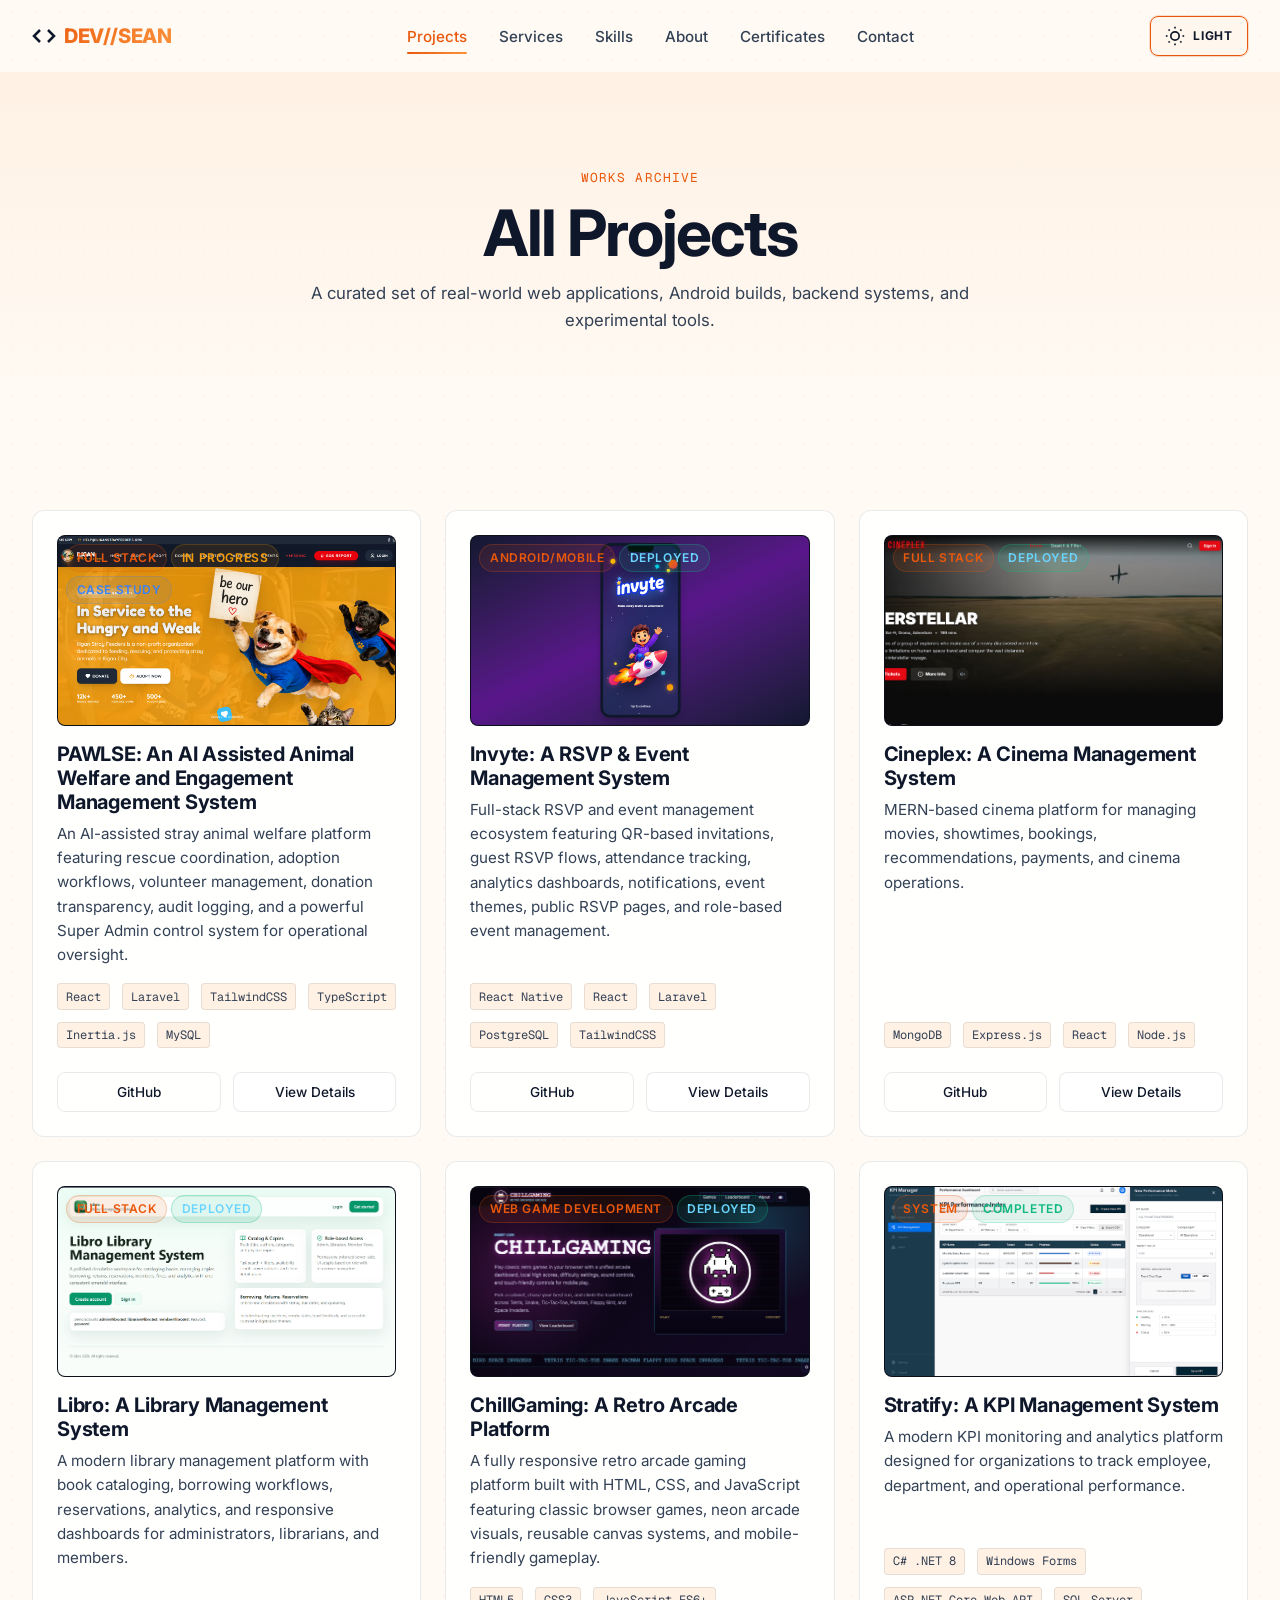
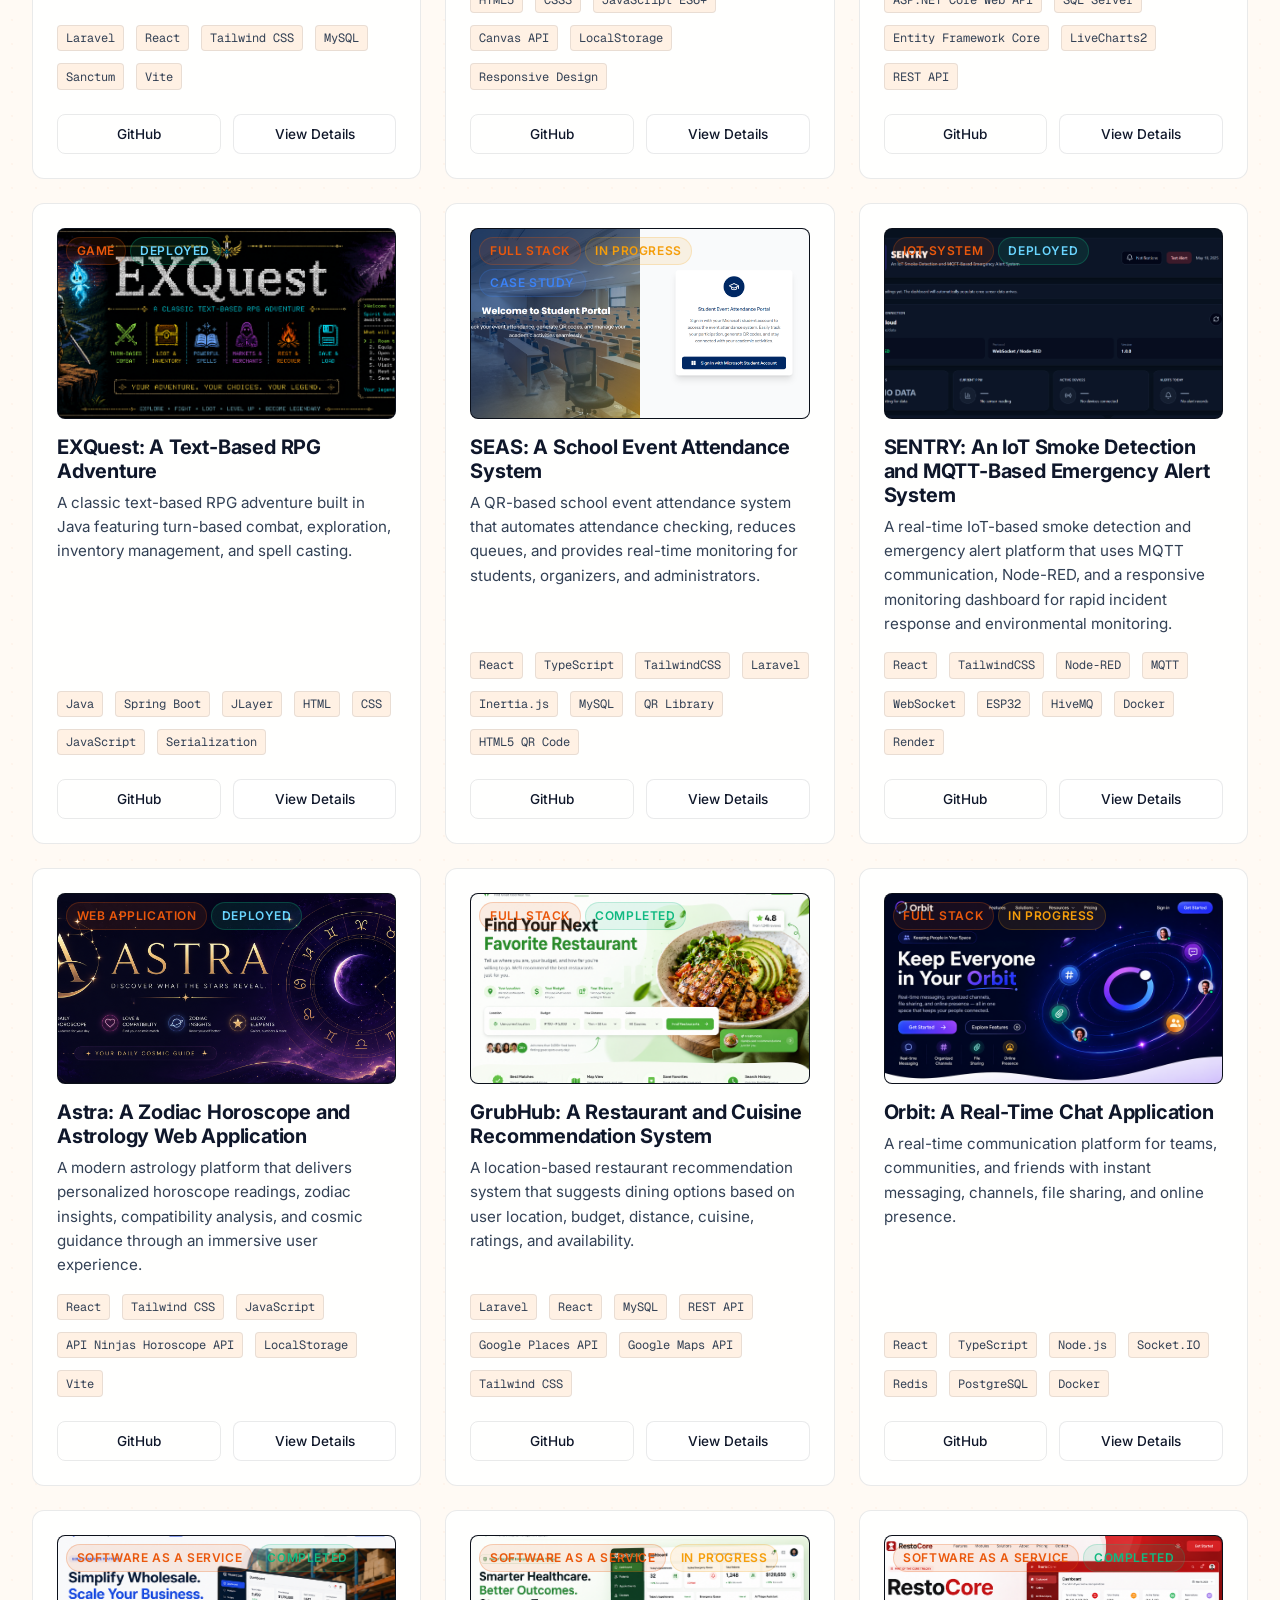
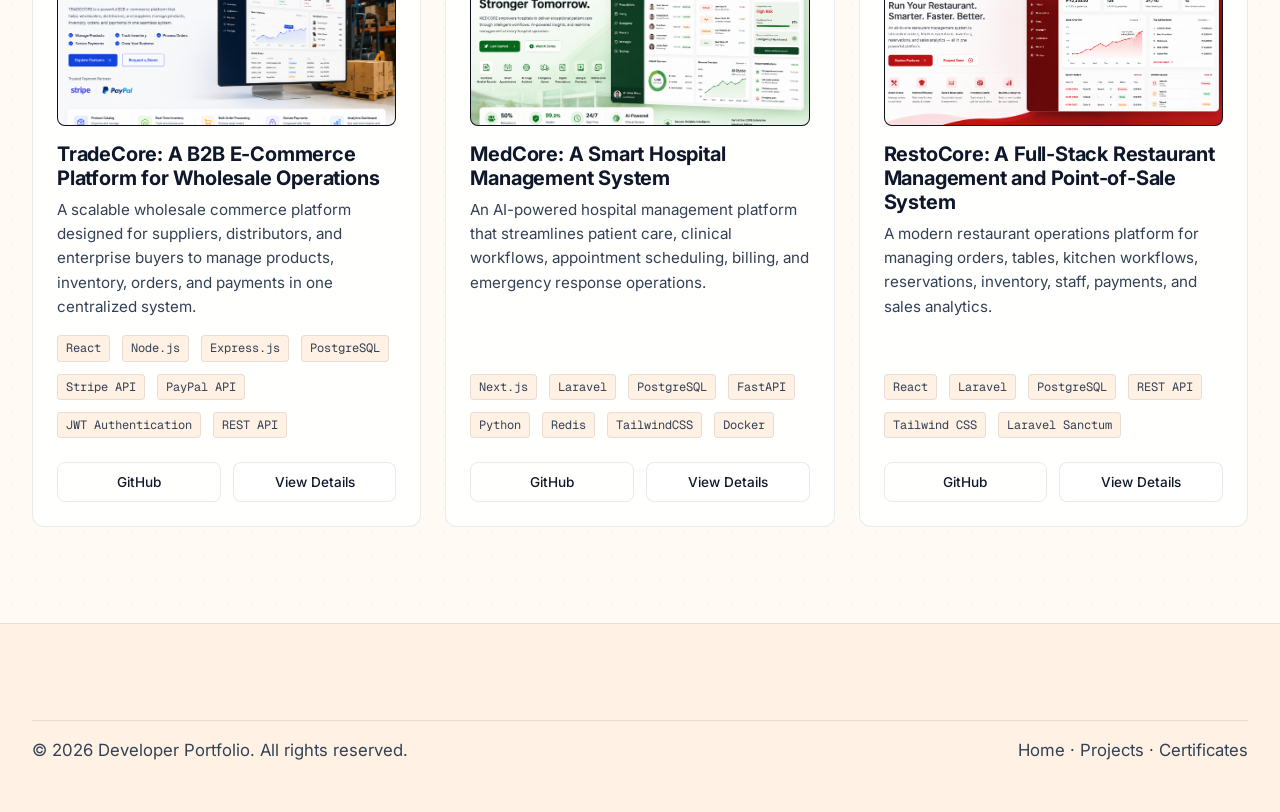
<file: projects.html>
<!DOCTYPE html>
<html lang="en" data-theme="dark">
<head>
  <meta charset="UTF-8">
  <meta name="viewport" content="width=device-width, initial-scale=1.0">
  <title>Projects Archive | Developer Portfolio</title>
  <meta name="description" content="All portfolio projects across web, mobile, backend, and experimental software systems.">

  <meta property="og:title" content="Projects Archive | Developer Portfolio">
  <meta property="og:description" content="Browse my projects.">
  <meta property="og:image" content="assets/images/profile/profile_two.png">
  <meta property="og:url" content="https://portfolio-nine-ochre-30.vercel.app/projects.html/">
  <meta property="og:type" content="website">

  <link rel="preconnect" href="https://fonts.googleapis.com">
  <link rel="preconnect" href="https://fonts.gstatic.com" crossorigin>
  <link rel="icon" href="assets/icons/favicon.ico" type="image/x-icon">
  <link href="https://fonts.googleapis.com/css2?family=Geist+Mono:wght@100..900&family=Geist:wght@100..900&family=Inter:wght@100..900&display=swap" rel="stylesheet">
  <link rel="stylesheet" href="css/reset.css">
  <link rel="stylesheet" href="css/variables.css">
  <link rel="stylesheet" href="css/base.css">
  <link rel="stylesheet" href="css/layout.css">
  <link rel="stylesheet" href="css/components.css">
  <link rel="stylesheet" href="css/sections.css">
  <link rel="stylesheet" href="css/animations.css">
  <link rel="stylesheet" href="css/responsive.css">
</head>
<body>
  <header id="siteHeader" class="scrolled">
    <div class="container nav-wrapper">
      <a href="index.html#home" class="logo" aria-label="Developer Portfolio Home">
        <svg width="24" height="24" viewBox="0 0 24 24" fill="none" stroke="currentColor" stroke-width="2.5" aria-hidden="true"><polyline points="16 18 22 12 16 6"></polyline><polyline points="8 6 2 12 8 18"></polyline></svg>
        <span>DEV//SEAN</span>
      </a>
      <nav class="nav-menu" aria-label="Main Navigation">
        <ul class="nav-links">
          <li><a href="projects.html" class="nav-link active">Projects</a></li>
          <li><a href="index.html#services" class="nav-link">Services</a></li>
          <li><a href="index.html#skills" class="nav-link">Skills</a></li>
          <li><a href="index.html#about" class="nav-link">About</a></li>
          <li><a href="certificates.html" class="nav-link">Certificates</a></li>
          <li><a href="index.html#contact" class="nav-link">Contact</a></li>
        </ul>
      </nav>
      <div class="nav-actions">
        <button class="theme-toggle" id="themeToggler" type="button" aria-label="Toggle Theme">
          <svg class="moon-icon" width="20" height="20" viewBox="0 0 24 24" fill="none" stroke="currentColor" stroke-width="2" aria-hidden="true"><path d="M21 12.79A9 9 0 1 1 11.21 3 7 7 0 0 0 21 12.79z"></path></svg>
          <svg class="sun-icon" width="20" height="20" viewBox="0 0 24 24" fill="none" stroke="currentColor" stroke-width="2" aria-hidden="true"><circle cx="12" cy="12" r="5"></circle><line x1="12" y1="1" x2="12" y2="3"></line><line x1="12" y1="21" x2="12" y2="23"></line><line x1="4.22" y1="4.22" x2="5.64" y2="5.64"></line><line x1="18.36" y1="18.36" x2="19.78" y2="19.78"></line><line x1="1" y1="12" x2="3" y2="12"></line><line x1="21" y1="12" x2="23" y2="12"></line><line x1="4.22" y1="19.78" x2="5.64" y2="18.36"></line><line x1="18.36" y1="4.22" x2="19.78" y2="5.64"></line></svg>
          <span class="theme-toggle-text">Dark</span>
        </button>
        <button class="hamburger" type="button" aria-label="Toggle Mobile Menu" aria-expanded="false" aria-controls="mobileNavbar"><span></span><span></span><span></span></button>
      </div>
    </div>
  </header>

  <nav class="mobile-nav" id="mobileNavbar" aria-label="Mobile Navigation" aria-hidden="true">
    <a href="projects.html" class="nav-link">Projects</a>
    <a href="index.html#services" class="nav-link">Services</a>
    <a href="index.html#skills" class="nav-link">Skills</a>
    <a href="index.html#about" class="nav-link">About</a>
    <a href="certificates.html" class="nav-link">Certificates</a>
    <a href="index.html#contact" class="nav-link">Contact</a>
  </nav>

  <main>
    <section class="page-hero">
      <div class="container">
        <div class="section-heading reveal">
          <span class="section-kicker">Works Archive</span>
          <h1>All Projects</h1>
          <p class="section-lead">A curated set of real-world web applications, Android builds, backend systems, and experimental tools.</p>
        </div>
        <!-- <div class="filter-btn-group reveal delay-1" data-filter-group data-filter-target=".project-card-wrapper" role="group" aria-label="Project filter options">
          <button class="filter-btn active" type="button" data-filter="all" aria-pressed="true">All</button>
          <button class="filter-btn" type="button" data-filter="web" aria-pressed="false">Web</button>
          <button class="filter-btn" type="button" data-filter="mobile" aria-pressed="false">Mobile</button>
          <button class="filter-btn" type="button" data-filter="backend" aria-pressed="false">Backend</button>
          <button class="filter-btn" type="button" data-filter="fullstack" aria-pressed="false">Full Stack</button>
          <button class="filter-btn" type="button" data-filter="experimental" aria-pressed="false">Experimental</button>
        </div> -->
      </div>
    </section>

    <section>
      <div class="container">
        <div class="projects-gallery" id="projectsGrid" data-render="projects-gallery">
          <div class="project-card-wrapper reveal" data-category="web fullstack">
            <article class="card project-card">
              <div class="project-image-wrapper">
                <div class="project-badges"><span class="badge badge-category">Full Stack</span><span
                    class="badge badge-completed">Completed</span><span class="badge badge-case-study">Case Study</span>
                </div><img src="assets/images/projects/project-web.svg" alt="SaaS metrics dashboard preview"
                  class="project-image">
              </div>
              <div class="project-content">
                <h3 class="project-title">SaaS Metrics Dashboard Platform</h3>
                <p class="project-desc">A premium analytics dashboard for realtime telemetry, client metrics, and
                  decision support.</p>
                <div class="project-tech"><span class="tech-tag">HTML5</span><span class="tech-tag">CSS3</span><span
                    class="tech-tag">JavaScript</span><span class="tech-tag">Node.js</span></div>
                <div class="project-actions"><a href="https://github.com" target="_blank" rel="noopener noreferrer"
                    class="btn btn-outline">GitHub</a><a href="project-details.html?id=saas-dashboard"
                    class="btn btn-secondary">View Details</a></div>
              </div>
            </article>
          </div>
          <div class="project-card-wrapper reveal delay-1" data-category="mobile">
            <article class="card project-card">
              <div class="project-image-wrapper">
                <div class="project-badges"><span class="badge badge-category">Android/Mobile</span><span
                    class="badge badge-completed">Completed</span></div><img
                  src="assets/images/projects/project-mobile.svg" alt="FocusFlow Android app preview"
                  class="project-image">
              </div>
              <div class="project-content">
                <h3 class="project-title">FocusFlow Android App</h3>
                <p class="project-desc">Native productivity app with focus timers, local analytics, and offline-first
                  storage.</p>
                <div class="project-tech"><span class="tech-tag">Kotlin</span><span class="tech-tag">Jetpack</span><span
                    class="tech-tag">Room</span></div>
                <div class="project-actions"><a href="https://github.com" target="_blank" rel="noopener noreferrer"
                    class="btn btn-outline">GitHub</a><a href="project-details.html?id=focus-flow"
                    class="btn btn-secondary">Live Demo</a></div>
              </div>
            </article>
          </div>
          <div class="project-card-wrapper reveal delay-2" data-category="backend">
            <article class="card project-card">
              <div class="project-image-wrapper">
                <div class="project-badges"><span class="badge badge-category">Backend</span><span
                    class="badge badge-progress">In Progress</span></div><img
                  src="assets/images/projects/project-backend.svg" alt="Microservices API Gateway preview"
                  class="project-image">
              </div>
              <div class="project-content">
                <h3 class="project-title">Microservices API Gateway</h3>
                <p class="project-desc">Custom gateway for routing, token checks, rate limits, and API performance
                  telemetry.</p>
                <div class="project-tech"><span class="tech-tag">Node.js</span><span class="tech-tag">Express</span><span
                    class="tech-tag">Redis</span></div>
                <div class="project-actions"><a href="https://github.com" target="_blank" rel="noopener noreferrer"
                    class="btn btn-outline">GitHub</a><a href="project-details.html?id=api-gateway"
                    class="btn btn-secondary">View Details</a></div>
              </div>
            </article>
          </div>
          <div class="project-card-wrapper reveal" data-category="experimental">
            <article class="card project-card">
              <div class="project-image-wrapper">
                <div class="project-badges"><span class="badge badge-category">System</span><span
                    class="badge badge-experimental">Experimental</span></div><img
                  src="assets/images/projects/project-experimental.svg" alt="Toy compiler experiment preview"
                  class="project-image">
              </div>
              <div class="project-content">
                <h3 class="project-title">Toy Compiler in C</h3>
                <p class="project-desc">A custom parser and AST compiler experiment built to understand language
                  tooling.</p>
                <div class="project-tech"><span class="tech-tag">C</span><span class="tech-tag">Assembly</span><span
                    class="tech-tag">Linux</span></div>
                <div class="project-actions"><a href="https://github.com" target="_blank" rel="noopener noreferrer"
                    class="btn btn-outline">GitHub</a><a href="project-details.html?id=compiler"
                    class="btn btn-secondary">View Details</a></div>
              </div>
            </article>
          </div>
          <div class="project-card-wrapper reveal delay-1" data-category="web fullstack">
            <article class="card project-card">
              <div class="project-image-wrapper">
                <div class="project-badges"><span class="badge badge-category">Full Stack</span><span
                    class="badge badge-case-study">Case Study</span></div><img
                  src="assets/images/projects/project-web.svg" alt="Realtime chat portal preview" class="project-image">
              </div>
              <div class="project-content">
                <h3 class="project-title">Realtime Chat Portal</h3>
                <p class="project-desc">Socket-based messaging with rooms, file handling, and responsive conversation
                  views.</p>
                <div class="project-tech"><span class="tech-tag">JavaScript</span><span
                    class="tech-tag">WebSockets</span><span class="tech-tag">Node.js</span></div>
                <div class="project-actions"><a href="https://github.com" target="_blank" rel="noopener noreferrer"
                    class="btn btn-outline">GitHub</a><a href="project-details.html?id=chat-portal"
                    class="btn btn-secondary">View Details</a></div>
              </div>
            </article>
          </div>
          <div class="project-card-wrapper reveal" data-category="mobile">
            <article class="card project-card">
              <div class="project-image-wrapper">
                <div class="project-badges"><span class="badge badge-category">Android/Mobile</span><span
                    class="badge badge-progress">In Progress</span></div><img
                  src="assets/images/projects/project-mobile.svg" alt="Task planner app preview" class="project-image">
              </div>
              <div class="project-content">
                <h3 class="project-title">Task Planner App</h3>
                <p class="project-desc">Android task planner with scheduling, custom calendar views, and local database
                  caching.</p>
                <div class="project-tech"><span class="tech-tag">Kotlin</span><span class="tech-tag">SQLite</span><span
                    class="tech-tag">Compose</span></div>
                <div class="project-actions"><a href="https://github.com" target="_blank" rel="noopener noreferrer"
                    class="btn btn-outline">GitHub</a><a href="project-details.html?id=task-planner"
                    class="btn btn-secondary">View Details</a></div>
              </div>
            </article>
          </div>
          <div class="project-card-wrapper reveal delay-1" data-category="web">
            <article class="card project-card">
              <div class="project-image-wrapper">
                <div class="project-badges"><span class="badge badge-category">UI/UX</span><span
                    class="badge badge-completed">Completed</span></div><img src="assets/images/projects/project-web.svg"
                  alt="Design system kit preview" class="project-image">
              </div>
              <div class="project-content">
                <h3 class="project-title">Design System Kit</h3>
                <p class="project-desc">Reusable interface patterns, tokens, and responsive page components for faster
                  product builds.</p>
                <div class="project-tech"><span class="tech-tag">Figma</span><span class="tech-tag">CSS</span><span
                    class="tech-tag">Design Tokens</span></div>
                <div class="project-actions"><a href="https://github.com" target="_blank" rel="noopener noreferrer"
                    class="btn btn-outline">GitHub</a><a href="project-details.html?id=design-system"
                    class="btn btn-secondary">Live Demo</a></div>
              </div>
            </article>
          </div>
          <div class="project-card-wrapper reveal delay-2" data-category="backend fullstack">
            <article class="card project-card">
              <div class="project-image-wrapper">
                <div class="project-badges"><span class="badge badge-category">System</span><span
                    class="badge badge-progress">In Progress</span></div><img
                  src="assets/images/projects/project-backend.svg" alt="Inventory system preview" class="project-image">
              </div>
              <div class="project-content">
                <h3 class="project-title">Inventory Operations System</h3>
                <p class="project-desc">A practical stock, supplier, and reporting workflow for small business
                  operations.</p>
                <div class="project-tech"><span class="tech-tag">Node.js</span><span class="tech-tag">MySQL</span><span
                    class="tech-tag">REST API</span></div>
                <div class="project-actions"><a href="https://github.com" target="_blank" rel="noopener noreferrer"
                    class="btn btn-outline">GitHub</a><a href="project-details.html?id=inventory-system"
                    class="btn btn-secondary">View Details</a></div>
              </div>
            </article>
          </div>
        </div>
      </div>
    </section>
  </main>

  <footer id="siteFooter">
    <div class="container">
      <div class="footer-bottom"><p>&copy; 2026 Developer Portfolio. All rights reserved.</p>
        <p><a href="index.html#home">Home</a> · <a href="projects.html">Projects</a> · <a
            href="certificates.html">Certificates</a></p>
      </div>
    </div>
  </footer>

  <script src="js/theme.js"></script>
  <script src="js/navigation.js"></script>
  <script src="js/portfolio-data.js"></script>
  <script src="js/render-content.js"></script>
  <script src="js/animations.js"></script>
  <script src="js/projects.js"></script>
  <script src="js/main.js"></script>
</body>
</html>
</file>
<file: css/variables.css>
/* Design Tokens and Theme Variables */

:root {
  /* Font Families */
  --font-sans: 'Inter', system-ui, -apple-system, BlinkMacSystemFont, 'Segoe UI', Roboto, Oxygen, Ubuntu, Cantarell, sans-serif;
  --font-mono: 'Geist Mono', 'Fira Code', 'Courier New', Courier, monospace;

  /* Spacing Scale */
  --space-2xs: 0.25rem;  /* 4px */
  --space-xs: 0.5rem;    /* 8px */
  --space-sm: 0.75rem;   /* 12px */
  --space-md: 1rem;      /* 16px */
  --space-lg: 1.5rem;    /* 24px */
  --space-xl: 2rem;      /* 32px */
  --space-2xl: 3rem;     /* 48px */
  --space-3xl: 4.5rem;    /* 72px */
  --space-4xl: 6rem;     /* 96px */

  /* Border Radii */
  --radius-xs: 4px;
  --radius-sm: 8px;
  --radius-md: 12px;
  --radius-lg: 16px;
  --radius-xl: 24px;
  --radius-full: 9999px;

  /* Transitions */
  --transition-fast: 0.15s cubic-bezier(0.4, 0, 0.2, 1);
  --transition-normal: 0.25s cubic-bezier(0.4, 0, 0.2, 1);
  --transition-slow: 0.4s cubic-bezier(0.4, 0, 0.2, 1);
  --transition-bounce: 0.4s cubic-bezier(0.175, 0.885, 0.32, 1.275);

  /* Shared (Theme-Independent) Colors */
  --status-completed: #10b981;
  --status-progress: #f59e0b;
  --status-experimental: #8b5cf6;
  --status-case-study: #3b82f6;
  --status-deployed: #6ad5ff;
  --status-upcoming: #8b5cf6;
  --status-backlogged: #ff6c6c;
  /* Shadows (Dark Default placeholders, updated below) */
  --shadow-sm: 0 1px 2px 0 rgba(0, 0, 0, 0.05);
  --shadow-md: 0 4px 6px -1px rgba(0, 0, 0, 0.1), 0 2px 4px -1px rgba(0, 0, 0, 0.06);
  --shadow-lg: 0 10px 15px -3px rgba(0, 0, 0, 0.1), 0 4px 6px -2px rgba(0, 0, 0, 0.05);
  --shadow-inset: inset 0 2px 4px 0 rgba(0, 0, 0, 0.06);
}

/* DARK THEME (Default) */
[data-theme="dark"], :root:not([data-theme="light"]) {
  --bg-primary: #08050f;
  --bg-secondary: #120b1f;
  --bg-surface: rgba(24, 16, 39, 0.62);
  --bg-surface-solid: #161023;
  --bg-surface-hover: rgba(37, 22, 58, 0.86);
  --surface-hover: rgba(37, 22, 58, 0.86);
  --surface-card: rgba(20, 13, 34, 0.82);
  
  --text-primary: #f8f5ff;
  --text-secondary: #d1c4f3;
  --text-muted: #a99dc9;
  
  --accent-primary: #c084fc;
  --accent-secondary: #7c3aed;
  --accent-gradient: linear-gradient(135deg, #c084fc 0%, #7c3aed 100%);
  --accent-gradient-glow: linear-gradient(135deg, rgba(192, 132, 252, 0.18) 0%, rgba(124, 58, 237, 0.18) 100%);
  
  --border-color: rgba(255, 255, 255, 0.08);
  --border-color-hover: rgba(255, 255, 255, 0.18);
  
  --glass-bg: rgba(20, 13, 34, 0.82);
  --glass-border: rgba(255, 255, 255, 0.08);
  --glass-backdrop: blur(16px);
  
  --shadow-neon: 0 0 24px rgba(192, 132, 252, 0.16);
  --bg-grid: rgba(192, 132, 252, 0.04);
}

/* LIGHT THEME */
[data-theme="light"] {
  --bg-primary: #fffaf4;
  --bg-secondary: #fff1e4;
  --bg-surface: rgba(255, 255, 255, 0.78);
  --bg-surface-solid: #ffffff;
  --bg-surface-hover: rgba(255, 247, 237, 0.95);
  --surface-hover: rgba(255, 247, 237, 0.95);
  --surface-card: rgba(255, 255, 255, 0.9);
  
  --text-primary: #0f172a;
  --text-secondary: #334155;
  --text-muted: #64748b;
  
  --accent-primary: #ea580c;
  --accent-secondary: #fb923c;
  --accent-gradient: linear-gradient(135deg, #ea580c 0%, #fb923c 100%);
  --accent-gradient-glow: linear-gradient(135deg, rgba(234, 88, 12, 0.12) 0%, rgba(251, 146, 60, 0.12) 100%);
  
  --border-color: rgba(15, 23, 42, 0.09);
  --border-color-hover: rgba(15, 23, 42, 0.18);
  
  --glass-bg: rgba(255, 255, 255, 0.9);
  --glass-border: rgba(15, 23, 42, 0.09);
  --glass-backdrop: blur(16px);
  
  --shadow-neon: 0 0 20px rgba(234, 88, 12, 0.1);
  --bg-grid: rgba(234, 88, 12, 0.035);
}
</file>
<file: css/base.css>
/* Base Typography and Body Styles */

body {
  font-family: var(--font-sans);
  background-color: var(--bg-primary);
  color: var(--text-primary);
  font-size: 1rem;
  font-weight: 400;
  transition: background-color var(--transition-normal), color var(--transition-normal);
  position: relative;
  background-image: 
    radial-gradient(var(--bg-grid) 1px, transparent 1px);
  background-size: 24px 24px;
}

html,
body {
  max-width: 100%;
  overflow-x: hidden;
}

/* Background Blur blobs */
.blur-glow-container {
  position: absolute;
  top: 0;
  left: 0;
  right: 0;
  bottom: 0;
  overflow: hidden;
  z-index: -1;
  pointer-events: none;
}

.blur-glow {
  position: absolute;
  border-radius: var(--radius-full);
  filter: blur(100px);
  opacity: 0.5;
  mix-blend-mode: plus-lighter;
  pointer-events: none;
}

[data-theme="light"] .blur-glow {
  mix-blend-mode: multiply;
  opacity: 0.25;
}

.blur-glow-1 {
  width: 40vw;
  height: 40vw;
  background: var(--accent-gradient);
  top: -10%;
  left: 20%;
}

.blur-glow-2 {
  width: 30vw;
  height: 30vw;
  background: var(--accent-secondary);
  top: 40%;
  right: 10%;
  opacity: 0.3;
}

/* Typography Selection */
::selection {
  background-color: rgba(6, 182, 212, 0.25);
  color: var(--text-primary);
}

[data-theme="light"] ::selection {
  background-color: rgba(8, 145, 178, 0.15);
}

/* Typography Hierarchy */
h1, h2, h3, h4, h5, h6 {
  font-family: var(--font-sans);
  color: var(--text-primary);
  font-weight: 700;
  line-height: 1.2;
}

h1 {
  font-size: clamp(2.5rem, 5vw, 4rem);
  letter-spacing: -0.03em;
}

h2 {
  font-size: clamp(1.8rem, 4vw, 2.5rem);
  letter-spacing: -0.02em;
  margin-bottom: var(--space-md);
}

h3 {
  font-size: clamp(1.4rem, 3vw, 1.8rem);
  letter-spacing: -0.01em;
}

h4 {
  font-size: 1.25rem;
}

p {
  color: var(--text-secondary);
  line-height: 1.6;
  font-size: 1.05rem;
}

/* Code typography styling */
code, pre {
  font-family: var(--font-mono);
  font-size: 0.9em;
}

/* Custom Scrollbar Styles */
::-webkit-scrollbar {
  width: 8px;
  height: 8px;
}

::-webkit-scrollbar-track {
  background: var(--bg-primary);
}

::-webkit-scrollbar-thumb {
  background: var(--border-color);
  border-radius: var(--radius-full);
}

::-webkit-scrollbar-thumb:hover {
  background: var(--border-color-hover);
}

/* Focus and Outline helper */
a:focus-visible,
button:focus-visible,
input:focus-visible,
textarea:focus-visible {
  outline: 2px solid var(--accent-primary);
  outline-offset: 4px;
}

/* Accessibility hidden helper */
.sr-only {
  position: absolute;
  width: 1px;
  height: 1px;
  padding: 0;
  margin: -1px;
  overflow: hidden;
  clip: rect(0, 0, 0, 0);
  white-space: nowrap;
  border: 0;
}
</file>
<file: css/layout.css>
/* Layout and Structure */

.container {
  width: 100%;
  max-width: 1280px;
  margin-left: auto;
  margin-right: auto;
  padding-left: var(--space-md);
  padding-right: var(--space-md);
}

section {
  padding: var(--space-3xl) 0;
  position: relative;
}

main {
  padding-top: 4.5rem;
}

section[id] {
  scroll-margin-top: 6.5rem;
}

@media (min-width: 768px) {
  .container {
    padding-left: var(--space-xl);
    padding-right: var(--space-xl);
  }
  section {
    padding: var(--space-4xl) 0;
  }
}

/* Header & Navigation */
header {
  position: fixed;
  top: 0;
  left: 0;
  width: 100%;
  z-index: 100;
  border-bottom: 1px solid transparent;
  transition: background-color var(--transition-normal), border-color var(--transition-normal), backdrop-filter var(--transition-normal);
}

header.scrolled {
  background-color: var(--glass-bg);
  border-color: var(--glass-border);
  backdrop-filter: var(--glass-backdrop);
}

body.no-scroll {
  overflow: hidden;
}

.nav-wrapper {
  display: flex;
  justify-content: space-between;
  align-items: center;
  height: 4.5rem;
}

.logo {
  font-family: var(--font-sans);
  font-weight: 800;
  font-size: 1.25rem;
  letter-spacing: -0.02em;
  background: var(--accent-gradient);
  -webkit-background-clip: text;
  -webkit-text-fill-color: transparent;
  display: flex;
  align-items: center;
  gap: var(--space-xs);
}

.nav-menu {
  display: none;
}

.nav-links {
  display: flex;
  align-items: center;
  gap: var(--space-xl);
}

.nav-link {
  font-size: 0.95rem;
  font-weight: 500;
  color: var(--text-secondary);
  transition: color var(--transition-fast);
  position: relative;
  padding: var(--space-xs) 0;
}

.nav-link:hover {
  color: var(--text-primary);
}

.nav-link.active {
  color: var(--accent-primary);
}

.nav-link.active::after {
  content: '';
  position: absolute;
  bottom: 0;
  left: 0;
  width: 100%;
  height: 2px;
  background: var(--accent-gradient);
  border-radius: var(--radius-full);
}

/* Nav Actions (Theme + Mobile Hamburger) */
.nav-actions {
  display: flex;
  align-items: center;
  gap: var(--space-md);
}

/* Mobile Menu Toggle Button */
.hamburger {
  display: flex;
  flex-direction: column;
  justify-content: space-between;
  width: 1.5rem;
  height: 1.1rem;
  cursor: pointer;
  z-index: 101;
}

.hamburger span {
  width: 100%;
  height: 2px;
  background-color: var(--text-primary);
  border-radius: var(--radius-full);
  transition: transform var(--transition-normal), opacity var(--transition-normal);
}

.hamburger.open span:nth-child(1) {
  transform: translateY(6px) rotate(45deg);
}

.hamburger.open span:nth-child(2) {
  opacity: 0;
}

.hamburger.open span:nth-child(3) {
  transform: translateY(-6px) rotate(-45deg);
}

/* Mobile Nav Overlay */
.mobile-nav {
  position: fixed;
  inset: 0;
  width: 100%;
  height: 100vh;
  background-color: var(--bg-primary);
  z-index: 99;
  display: flex;
  flex-direction: column;
  justify-content: flex-start;
  align-items: center;
  gap: var(--space-xl);
  transform: translateX(100%);
  opacity: 0;
  visibility: hidden;
  pointer-events: none;
  transition: transform var(--transition-normal), opacity var(--transition-normal), visibility 0s linear var(--transition-normal);
  padding: calc(4.5rem + env(safe-area-inset-top)) var(--space-2xl) var(--space-2xl);
  overflow-y: auto;
  overscroll-behavior: contain;
  backdrop-filter: var(--glass-backdrop);
}

.mobile-nav.open {
  transform: translateX(0);
  opacity: 1;
  visibility: visible;
  pointer-events: auto;
  transition: transform var(--transition-normal), opacity var(--transition-normal), visibility 0s;
}

.mobile-nav .nav-link {
  font-size: 1.5rem;
  font-weight: 600;
  padding: var(--space-sm) 0;
  width: min(100%, 18rem);
  text-align: center;
  border-bottom: 1px solid var(--border-color);
}

@media (min-width: 768px) {
  .nav-menu {
    display: block;
  }
  .hamburger {
    display: none;
  }
  .mobile-nav {
    display: none;
  }
}

/* Footer layout */
footer {
  border-top: 1px solid var(--border-color);
  padding: var(--space-2xl) 0;
  background-color: var(--bg-secondary);
}

.footer-grid {
  display: grid;
  grid-template-columns: 1fr;
  gap: var(--space-2xl);
}

.footer-info {
  display: flex;
  flex-direction: column;
  gap: var(--space-md);
}

.footer-links-group {
  display: grid;
  grid-template-columns: repeat(2, 1fr);
  gap: var(--space-xl);
}

.footer-col h4 {
  margin-bottom: var(--space-md);
  font-size: 0.9rem;
  text-transform: uppercase;
  letter-spacing: 0.05em;
  color: var(--text-muted);
}

.footer-col ul {
  display: flex;
  flex-direction: column;
  gap: var(--space-sm);
}

.footer-col a {
  color: var(--text-secondary);
  transition: color var(--transition-fast);
}

.footer-col a:hover {
  color: var(--text-primary);
}

.footer-bottom {
  margin-top: var(--space-2xl);
  padding-top: var(--space-md);
  border-top: 1px solid var(--border-color);
  display: flex;
  flex-direction: column;
  gap: var(--space-md);
  align-items: center;
  justify-content: space-between;
  color: var(--text-muted);
  font-size: 0.9rem;
}

@media (min-width: 768px) {
  .footer-grid {
    grid-template-columns: 1.5fr 2fr;
  }
  .footer-links-group {
    grid-template-columns: repeat(3, 1fr);
  }
  .footer-bottom {
    flex-direction: row;
  }
}

/* Bento Grid */
.bento-grid {
  display: grid;
  grid-template-columns: 1fr;
  gap: var(--space-md);
}

@media (min-width: 768px) {
  .bento-grid {
    grid-template-columns: repeat(2, 1fr);
    gap: var(--space-lg);
  }
  .bento-grid-3 {
    grid-template-columns: repeat(3, 1fr);
  }
}

@media (min-width: 1024px) {
  .bento-grid-wide {
    grid-template-columns: repeat(3, 1fr);
  }
  .bento-span-2 {
    grid-column: span 2;
  }
  .bento-span-3 {
    grid-column: span 3;
  }
  .bento-row-span-2 {
    grid-row: span 2;
  }
}
</file>
<file: css/components.css>
/* Component Library Styles */

/* 1. Buttons & Toggles */
.btn {
  display: inline-flex;
  align-items: center;
  justify-content: center;
  gap: var(--space-xs);
  padding: 0.75rem 1.5rem;
  border-radius: var(--radius-sm);
  font-weight: 500;
  font-size: 0.95rem;
  cursor: pointer;
  transition: all var(--transition-normal);
  user-select: none;
}

.btn-primary {
  background: var(--accent-gradient);
  color: #ffffff;
  border: 1px solid transparent;
  box-shadow: var(--shadow-sm);
}

.btn-primary:hover {
  transform: translateY(-2px);
  box-shadow: var(--shadow-neon);
  opacity: 0.95;
}

.btn-secondary {
  background-color: var(--bg-surface);
  color: var(--text-primary);
  border: 1px solid var(--border-color);
  backdrop-filter: var(--glass-backdrop);
}

.btn-secondary:hover {
  background-color: var(--bg-surface-hover);
  border-color: var(--border-color-hover);
  transform: translateY(-2px);
}

.btn-outline {
  background-color: transparent;
  color: var(--text-primary);
  border: 1px solid var(--border-color);
}

.btn-outline:hover {
  border-color: var(--accent-primary);
  color: var(--accent-primary);
}

.btn-icon {
  width: 2.5rem;
  height: 2.5rem;
  padding: 0;
  border-radius: var(--radius-sm);
  display: flex;
  align-items: center;
  justify-content: center;
  color: var(--text-secondary);
  border: 1px solid var(--border-color);
  background-color: var(--bg-surface);
  transition: all var(--transition-normal);
}

.btn-icon:hover {
  color: var(--text-primary);
  border-color: var(--border-color-hover);
  transform: translateY(-2px);
}

/* Theme Toggle Slider style */
.theme-toggle {
  cursor: pointer;
  min-width: 2.5rem;
  min-height: 2.5rem;
  padding: 0 0.85rem;
  display: flex;
  align-items: center;
  justify-content: center;
  gap: var(--space-xs);
  border-radius: var(--radius-sm);
  background-color: var(--bg-surface);
  border: 1px solid var(--border-color);
  transition: all var(--transition-normal);
  color: var(--text-secondary);
}

.theme-toggle:hover {
  color: var(--text-primary);
  border-color: var(--border-color-hover);
  transform: translateY(-2px);
}

.theme-toggle[data-theme="dark"],
.theme-toggle[data-theme="light"] {
  color: var(--text-primary);
  border-color: var(--accent-primary);
  background-color: var(--bg-surface-hover);
  box-shadow: 0 0 0 1px var(--border-color), var(--shadow-sm);
}

.theme-toggle[data-theme="dark"] {
  box-shadow: 0 0 0 1px rgba(192, 132, 252, 0.24), var(--shadow-sm);
}

.theme-toggle[data-theme="light"] {
  box-shadow: 0 0 0 1px rgba(234, 88, 12, 0.18), var(--shadow-sm);
}

.theme-toggle .moon-icon,
.theme-toggle .sun-icon {
  flex: 0 0 auto;
}

.theme-toggle .sun-icon {
  display: none;
}

.theme-toggle-text {
  font-size: 0.75rem;
  font-weight: 700;
  letter-spacing: 0.08em;
  text-transform: uppercase;
  line-height: 1;
  white-space: nowrap;
}

[data-theme="light"] .theme-toggle .moon-icon {
  display: none;
}

[data-theme="light"] .theme-toggle .sun-icon {
  display: block;
}

/* 2. Tags & Badges */
.badge {
  display: inline-flex;
  align-items: center;
  gap: var(--space-2xs);
  padding: 0.25rem 0.6rem;
  border-radius: var(--radius-full);
  font-size: 0.75rem;
  font-weight: 600;
  text-transform: uppercase;
  letter-spacing: 0.05em;
}

.badge-completed {
  background-color: rgba(16, 185, 129, 0.1);
  color: var(--status-completed);
  border: 1px solid rgba(16, 185, 129, 0.2);
}

.badge-progress {
  background-color: rgba(245, 158, 11, 0.1);
  color: var(--status-progress);
  border: 1px solid rgba(245, 158, 11, 0.2);
}

.badge-experimental {
  background-color: rgba(139, 92, 246, 0.1);
  color: var(--status-experimental);
  border: 1px solid rgba(139, 92, 246, 0.2);
}

.badge-casestudy {
  background-color: rgba(59, 130, 246, 0.1);
  color: var(--status-case-study);
  border: 1px solid rgba(59, 130, 246, 0.2);
}

.badge-case-study {
  background-color: rgba(59, 130, 246, 0.1);
  color: var(--status-case-study);
  border: 1px solid rgba(59, 130, 246, 0.2);
}

.badge-upcoming {
  background-color: color-mix(in srgb, #8b5cf6 14%, transparent);
  color: var(--status-upcoming);
  border: 1px solid color-mix(in srgb, #8b5cf6 32%, transparent);
}

.badge-deployed {
  background-color: rgba(16, 185, 129, 0.12);
  color: var(--status-deployed);
  border: 1px solid rgba(16, 185, 129, 0.28);
}

.badge-backlogged {
  background-color: rgba(148, 163, 184, 0.12);
  color: var(--status-backlogged);
  border: 1px solid rgba(148, 163, 184, 0.24);
}

.badge-status {
  background-color: color-mix(in srgb, var(--text-muted) 12%, transparent);
  color: var(--text-secondary);
  border: 1px solid color-mix(in srgb, var(--text-muted) 24%, transparent);
}

.badge-category {
  background-color: color-mix(in srgb, var(--accent-primary) 10%, transparent);
  color: var(--accent-primary);
  border: 1px solid color-mix(in srgb, var(--accent-primary) 24%, transparent);
}

/* Tech tag styling */
.tech-tag {
  display: inline-block;
  padding: 0.2rem 0.5rem;
  border-radius: var(--radius-xs);
  background-color: var(--bg-secondary);
  border: 1px solid var(--border-color);
  font-family: var(--font-mono);
  font-size: 0.75rem;
  color: var(--text-secondary);
}

/* 3. Cards */
/* Glassmorphism Card System */
.card {
  background-color: var(--surface-card);
  border: 1px solid var(--glass-border);
  border-radius: var(--radius-md);
  padding: var(--space-lg);
  backdrop-filter: var(--glass-backdrop);
  transition: border-color var(--transition-normal), transform var(--transition-normal), box-shadow var(--transition-normal);
  overflow: hidden;
}

.card:hover {
  border-color: var(--border-color-hover);
  transform: translateY(-4px);
  box-shadow: var(--shadow-md);
}

/* Project Cards */
.project-card {
  display: flex;
  flex-direction: column;
  height: 100%;
  gap: var(--space-md);
  min-width: 0;
}

.project-image-wrapper {
  position: relative;
  width: 100%;
  aspect-ratio: 16/9;
  border-radius: var(--radius-sm);
  overflow: hidden;
  border: 1px solid var(--border-color);
  background-color: var(--bg-secondary);
}

.project-image {
  width: 100%;
  height: 100%;
  object-fit: cover;
  object-position: center;
  transition: transform var(--transition-slow);
  display: block;
}

.project-card:hover .project-image {
  transform: scale(1.055);
}

.project-card:focus-within {
  border-color: var(--accent-primary);
  box-shadow: var(--shadow-neon);
}

.project-badges {
  position: absolute;
  top: var(--space-xs);
  left: var(--space-xs);
  right: var(--space-xs);
  display: flex;
  flex-wrap: wrap;
  gap: var(--space-2xs);
  z-index: 2;
}

.project-content {
  display: flex;
  flex-direction: column;
  flex-grow: 1;
  min-width: 0;
}

.project-title {
  font-size: 1.25rem;
  margin-bottom: var(--space-xs);
  transition: color var(--transition-fast);
}

.project-title-link {
  color: inherit;
  text-decoration: none;
  outline-offset: 4px;
  transition: color var(--transition-fast);
}

.project-title-link:hover,
.project-title-link:focus-visible,
.project-card:hover .project-title-link {
  color: var(--accent-primary);
}

.project-desc {
  font-size: 0.95rem;
  color: var(--text-secondary);
  margin-bottom: var(--space-md);
  flex-grow: 1;
  overflow-wrap: anywhere;
}

.project-tech {
  display: flex;
  flex-wrap: wrap;
  gap: var(--space-xs);
  margin-bottom: var(--space-lg);
}

.project-actions {
  display: flex;
  flex-wrap: nowrap;
  gap: var(--space-sm);
  margin-top: auto;
}

.project-actions .btn {
  flex: 1 1 0;
  padding: 0.55rem 1rem;
  font-size: 0.85rem;
  min-width: 0;
  white-space: normal;
}

/* Service Cards */
.service-card {
  text-align: left;
  display: flex;
  flex-direction: column;
  gap: var(--space-md);
  min-height: 100%;
}

.service-icon-box {
  width: 3.5rem;
  height: 3.5rem;
  border-radius: var(--radius-md);
  background: var(--accent-gradient-glow);
  border: 1px solid var(--border-color);
  display: flex;
  align-items: center;
  justify-content: center;
  color: var(--accent-primary);
  margin-bottom: var(--space-xs);
  transition: transform var(--transition-bounce);
}

.service-card:hover .service-icon-box {
  transform: scale(1.1) rotate(5deg);
}

.service-title {
  font-size: 1.3rem;
  color: var(--text-primary);
}

.service-desc {
  font-size: 0.95rem;
  color: var(--text-secondary);
}

/* Skills Category Layout */
.skills-category {
  display: flex;
  flex-direction: column;
  height: 100%;
}

.stack-grid,
.services-grid,
.project-bento-grid,
.about-layout,
.journey-layout,
.contact-layout {
  display: grid;
  gap: var(--space-lg);
}

.project-bento-grid {
  grid-template-columns: 1fr;
}

.stack-grid,
.services-grid {
  grid-template-columns: repeat(auto-fit, minmax(220px, 1fr));
}

.hero-layout,
.about-layout,
.journey-layout,
.contact-layout {
  grid-template-columns: 1fr;
  align-items: center;
}

.hero-layout {
  display: grid;
  gap: var(--space-2xl);
}

.hero-copy,
.about-copy,
.contact-copy {
  display: flex;
  flex-direction: column;
  gap: var(--space-lg);
}

.section-kicker {
  font-family: var(--font-mono);
  font-size: 0.8rem;
  text-transform: uppercase;
  letter-spacing: 0.08em;
  color: var(--accent-primary);
}

.section-lead {
  max-width: 62ch;
}

.hero-actions,
.social-links,
.project-tech,
.project-actions,
.about-stats,
.contact-methods,
.education-grid,
.stack-list {
  display: flex;
  flex-wrap: wrap;
  gap: var(--space-sm);
}

.hero-actions .btn,
.project-actions .btn {
  white-space: nowrap;
}

.social-links {
  align-items: center;
}

.social-link {
  min-width: 3rem;
  min-height: 3rem;
  padding: 0.75rem 1rem;
  border-radius: var(--radius-full);
  display: inline-flex;
  align-items: center;
  gap: var(--space-xs);
  background-color: var(--bg-surface);
  border: 1px solid var(--border-color);
  color: var(--text-primary);
  transition: transform var(--transition-normal), border-color var(--transition-normal), background-color var(--transition-normal);
}

.social-link:hover {
  transform: translateY(-2px);
  border-color: var(--border-color-hover);
  background-color: var(--bg-surface-hover);
}

.social-link svg {
  width: 1rem;
  height: 1rem;
}

.hero-visual,
.about-media {
  min-width: 0;
}

.portrait-card,
.about-media .card {
  padding: 0;
  overflow: hidden;
}

.portrait-image,
.about-image,
.project-media-image {
  width: 100%;
  height: 100%;
  display: block;
  object-fit: cover;
  transition: transform var(--transition-slow);
}

.portrait-card:hover .portrait-image,
.about-media:hover .about-image,
.project-card:hover .project-media-image {
  transform: scale(1.03);
}

.portrait-copy {
  padding: var(--space-lg);
  display: grid;
  gap: var(--space-sm);
}

.portrait-meta {
  display: inline-flex;
  align-items: center;
  gap: var(--space-xs);
  font-size: 0.85rem;
  color: var(--text-muted);
}

.project-meta {
  display: flex;
  flex-wrap: wrap;
  gap: var(--space-xs);
  align-items: center;
}

.project-meta .badge {
  align-self: flex-start;
}

.project-stack {
  display: flex;
  flex-wrap: wrap;
  gap: var(--space-xs);
}

.project-stack .tech-tag {
  background-color: color-mix(in srgb, var(--bg-secondary) 70%, transparent);
}

.section-grid {
  display: grid;
  gap: var(--space-xl);
}

.about-layout {
  grid-template-columns: 1fr;
}

.about-stats {
  display: grid;
  grid-template-columns: repeat(2, minmax(0, 1fr));
}

.stat-card {
  text-align: center;
  padding: var(--space-md);
}

.about-media .card,
.journey-card,
.education-card,
.contact-panel,
.contact-form-panel {
  height: 100%;
}

.journey-layout {
  align-items: start;
}

.education-grid {
  flex-direction: column;
}

.education-card {
  padding: var(--space-lg);
}

.education-card .card {
  height: 100%;
}

.contact-layout {
  align-items: start;
}

.contact-methods {
  flex-direction: column;
}

.contact-method {
  display: flex;
  align-items: center;
  gap: var(--space-md);
  padding: var(--space-md);
  border-radius: var(--radius-md);
  background-color: var(--bg-surface);
  border: 1px solid var(--border-color);
}

.contact-method .btn-icon {
  flex: 0 0 auto;
}

.contact-method-label {
  font-size: 0.8rem;
  text-transform: uppercase;
  letter-spacing: 0.08em;
  color: var(--text-muted);
}

.contact-method-value {
  color: var(--text-primary);
  font-weight: 600;
}

.skills-category h3 {
  font-size: 1.15rem;
  margin-bottom: var(--space-md);
  color: var(--text-primary);
  border-bottom: 1px solid var(--border-color);
  padding-bottom: var(--space-xs);
}

.skills-chips {
  display: flex;
  flex-wrap: wrap;
  align-items: center;
  align-content: flex-start;
  gap: var(--space-xs);
  width: 100%;
}

.skill-chip {
  display: inline-flex;
  align-items: center;
  justify-content: flex-start;
  gap: var(--space-xs);
  flex: 0 1 auto;
  min-height: 2.75rem;
  height: 2.75rem;
  padding: 0.5rem 0.9rem;
  border-radius: var(--radius-sm);
  background-color: transparent;
  border: 1px solid var(--border-color);
  font-size: 0.9rem;
  line-height: 1;
  color: #ffffff;
  white-space: nowrap;
  transition:
    color var(--transition-normal),
    border-color var(--transition-normal),
    background-color var(--transition-normal),
    box-shadow var(--transition-normal),
    transform var(--transition-normal);
}

.skill-chip:hover {
  background-color: transparent;
  border-color: var(--accent-primary);
  transform: translateY(-2px);
  box-shadow: var(--shadow-neon);
}

.skill-chip svg,
.skill-chip .skill-icon,
.skill-chip object {
  width: 1.1rem;
  height: 1.1rem;
  flex: 0 0 auto;
  color: currentColor;
  background: transparent;
  transition:
    color var(--transition-normal),
    filter var(--transition-normal),
    opacity var(--transition-normal),
    transform var(--transition-normal);
}

.skill-chip .skill-icon {
  display: block;
  fill: currentColor;
  stroke: none;
}

.skill-chip object {
  display: block;
  pointer-events: none;
  filter: var(--skill-icon-filter);
}

.skill-chip object[data-icon-hydrated="true"] {
  display: none;
}

[data-theme="light"] .skill-chip {
  color: #000000;
  --skill-icon-filter: brightness(0);
}

[data-theme="dark"] .skill-chip,
:root:not([data-theme="light"]) .skill-chip {
  color: #ffffff;
  --skill-icon-filter: brightness(0) invert(1);
}

/* Experience Visual Timeline */
.timeline {
  position: relative;
  max-width: 800px;
  margin: 0 auto;
  padding: var(--space-xl) 0;
}

.timeline::before {
  content: '';
  position: absolute;
  top: 0;
  left: 1rem;
  height: 100%;
  width: 2px;
  background-color: var(--border-color);
}

@media (min-width: 768px) {
  .timeline::before {
    left: 50%;
    transform: translateX(-50%);
  }
}

.timeline-item {
  position: relative;
  margin-bottom: var(--space-2xl);
  padding-left: 2.5rem;
}

.timeline-item:last-child {
  margin-bottom: 0;
}

@media (min-width: 768px) {
  .timeline-item {
    width: 50%;
    padding-left: 0;
    padding-right: 0;
  }
  .timeline-item-left {
    padding-right: 2.5rem;
    margin-left: 0;
    text-align: right;
  }
  .timeline-item-right {
    padding-left: 2.5rem;
    margin-left: auto;
    text-align: left;
  }
}

.timeline-marker {
  position: absolute;
  top: 0.25rem;
  left: 0.5rem;
  width: 1.25rem;
  height: 1.25rem;
  border-radius: var(--radius-full);
  background-color: var(--bg-primary);
  border: 3px solid var(--accent-primary);
  z-index: 10;
  transition: background-color var(--transition-normal);
}

.timeline-item:hover .timeline-marker {
  background-color: var(--accent-primary);
}

@media (min-width: 768px) {
  .timeline-marker {
    left: auto;
    right: -0.625rem;
  }
  .timeline-item-right .timeline-marker {
    left: -0.625rem;
    right: auto;
  }
}

.timeline-card {
  padding: var(--space-lg);
  border-radius: var(--radius-md);
  background-color: var(--surface-card);
  border: 1px solid var(--border-color);
  backdrop-filter: var(--glass-backdrop);
  transition: all var(--transition-normal);
}

.timeline-card:hover {
  border-color: var(--border-color-hover);
  transform: translateY(-2px);
}

.timeline-date {
  font-family: var(--font-mono);
  font-size: 0.85rem;
  font-weight: 600;
  color: var(--accent-primary);
  margin-bottom: var(--space-xs);
}

.timeline-title {
  font-size: 1.15rem;
  margin-bottom: var(--space-2xs);
}

.timeline-org {
  font-size: 0.95rem;
  font-weight: 500;
  color: var(--text-secondary);
  margin-bottom: var(--space-sm);
}

.timeline-desc {
  font-size: 0.9rem;
  text-align: justify;
  color: var(--text-muted); 
}

/* 4. Form Controls */
.contact-form {
  display: grid;
  grid-template-columns: 1fr;
  gap: var(--space-md);
}

.form-group {
  display: flex;
  flex-direction: column;
  gap: var(--space-2xs);
}

.form-group label {
  font-size: 0.85rem;
  font-weight: 600;
  color: var(--text-secondary);
  text-transform: uppercase;
  letter-spacing: 0.05em;
}

.form-control {
  width: 100%;
  padding: 0.85rem 1rem;
  border-radius: var(--radius-sm);
  background-color: var(--bg-secondary);
  border: 1px solid var(--border-color);
  color: var(--text-primary);
  font-size: 0.95rem;
  transition: all var(--transition-normal);
}

.form-control:focus {
  border-color: var(--accent-primary);
  background-color: var(--bg-surface);
  box-shadow: var(--shadow-neon);
}

.form-control::placeholder {
  color: var(--text-muted);
}

textarea.form-control {
  min-height: 8.5rem;
  resize: vertical;
}

textarea.form-control {
  min-height: 120px;
  resize: vertical;
}

/* Marquee / Expertise strip */
.marquee-container {
  overflow: hidden;
  width: 100%;
  background-color: var(--bg-secondary);
  border-top: 1px solid var(--border-color);
  border-bottom: 1px solid var(--border-color);
  padding: var(--space-md) 0;
  position: relative;
  white-space: nowrap;
}

.marquee-container::before,
.marquee-container::after {
  content: '';
  position: absolute;
  top: 0;
  width: 150px;
  height: 100%;
  z-index: 2;
  pointer-events: none;
}

.marquee-container::before {
  left: 0;
  background: linear-gradient(to right, var(--bg-primary) 0%, transparent 100%);
}

.marquee-container::after {
  right: 0;
  background: linear-gradient(to left, var(--bg-primary) 0%, transparent 100%);
}

.marquee-content {
  display: inline-flex;
  gap: var(--space-3xl);
  animation: scrollMarquee 35s linear infinite;
}

.marquee-container:hover .marquee-content {
  animation-play-state: paused;
}

.marquee-item {
  display: inline-flex;
  align-items: center;
  gap: var(--space-sm);
  font-size: 1.15rem;
  font-weight: 600;
  color: var(--text-secondary);
  text-transform: uppercase;
  letter-spacing: 0.05em;
}

.marquee-item svg {
  color: var(--accent-primary);
  width: 1.25rem;
  height: 1.25rem;
}
</file>
<file: css/sections.css>
/* Page sections and portfolio-specific layouts */

.gradient-text {
  background: var(--accent-gradient);
  -webkit-background-clip: text;
  -webkit-text-fill-color: transparent;
}

.section-muted {
  background-color: var(--bg-secondary);
}

.section-heading {
  display: grid;
  gap: var(--space-xs);
  margin-bottom: var(--space-2xl);
  text-align: center;
}

.section-heading h2 {
  margin-bottom: 0;
}

.section-heading-row {
  grid-template-columns: minmax(0, 1fr);
  text-align: left;
  align-items: end;
}

.section-heading-row .btn {
  justify-self: start;
}

.page-hero {
  padding-bottom: var(--space-xl);
  background: linear-gradient(180deg, var(--bg-secondary), transparent);
}

.page-hero .section-lead {
  margin-inline: auto;
}

.filter-btn-group {
  display: flex;
  flex-wrap: wrap;
  justify-content: center;
  gap: var(--space-xs);
}

.filter-btn {
  padding: 0.65rem 1rem;
  border-radius: var(--radius-full);
  border: 1px solid var(--border-color);
  background: var(--bg-surface);
  color: var(--text-secondary);
  cursor: pointer;
  font-weight: 700;
  transition: color var(--transition-normal), border-color var(--transition-normal), background-color var(--transition-normal), transform var(--transition-normal);
}

.filter-btn:hover,
.filter-btn.active {
  color: var(--text-primary);
  border-color: var(--accent-primary);
  background: var(--bg-surface-hover);
}

.filter-btn.active {
  background: var(--accent-gradient);
  color: #fff;
}

.hero-tech-shell {
  --parallax-offset: 0px;
  --arc-aura-primary: color-mix(in srgb, var(--accent-primary) 64%, transparent);
  --arc-aura-secondary: color-mix(in srgb, var(--accent-secondary) 38%, transparent);
  --arc-aura-star: color-mix(in srgb, var(--text-primary) 48%, transparent);
  --arc-aura-haze: color-mix(in srgb, var(--accent-primary) 12%, transparent);
  position: relative;
  overflow: hidden;
  background:
    linear-gradient(90deg, transparent 0 23px, color-mix(in srgb, var(--accent-primary) 10%, transparent) 24px),
    linear-gradient(transparent 0 23px, color-mix(in srgb, var(--accent-primary) 10%, transparent) 24px),
    linear-gradient(135deg, color-mix(in srgb, var(--bg-secondary) 86%, transparent), transparent 62%),
    var(--bg-primary);
  background-size: 24px 24px, 24px 24px, 100% 100%, 100% 100%;
}

[data-theme="light"] .hero-tech-shell {
  --arc-aura-primary: color-mix(in srgb, var(--accent-primary) 48%, transparent);
  --arc-aura-secondary: color-mix(in srgb, #f97316 28%, transparent);
  --arc-aura-star: color-mix(in srgb, var(--text-primary) 28%, transparent);
  --arc-aura-haze: color-mix(in srgb, var(--accent-primary) 9%, transparent);
}

.hero-tech-shell::before,
.hero-tech-shell::after {
  content: '';
  position: absolute;
  inset: 0;
  z-index: 0;
  pointer-events: none;
}

.hero-tech-shell::before {
  background:
    linear-gradient(115deg, transparent 0 28%, color-mix(in srgb, var(--accent-primary) 14%, transparent) 28.2% 28.5%, transparent 28.8% 100%),
    linear-gradient(65deg, transparent 0 62%, color-mix(in srgb, var(--accent-secondary) 12%, transparent) 62.2% 62.5%, transparent 62.8% 100%);
  transform: translateY(calc(var(--parallax-offset) * -0.35));
}

.hero-tech-shell::after {
  background-image:
    radial-gradient(color-mix(in srgb, var(--accent-primary) 34%, transparent) 1px, transparent 1px),
    linear-gradient(to bottom, transparent, var(--bg-primary));
  background-size: 38px 38px, 100% 100%;
  background-position: 0 calc(var(--parallax-offset) * 0.25), 0 0;
  opacity: 0.55;
}

.arc-aura-bg {
  position: absolute;
  inset: 0;
  z-index: 0;
  overflow: hidden;
  pointer-events: none;
  isolation: isolate;
}

.arc-aura-bg::before {
  content: '';
  position: absolute;
  inset: 0;
  background:
    linear-gradient(180deg, color-mix(in srgb, var(--bg-primary) 16%, transparent) 0%, transparent 34%),
    radial-gradient(ellipse at 50% 100%, var(--arc-aura-haze) 0%, transparent 58%);
  opacity: 0.9;
}

.arc-aura-starfield {
  position: absolute;
  inset: -12% -8% 8%;
  background-image:
    radial-gradient(var(--arc-aura-star) 0.85px, transparent 1px),
    radial-gradient(color-mix(in srgb, var(--accent-primary) 42%, transparent) 0.7px, transparent 1px);
  background-size: 58px 58px, 91px 91px;
  background-position: 0 calc(var(--parallax-offset) * 0.4), 17px calc(23px + var(--parallax-offset) * 0.24);
  opacity: 0.58;
  animation: arcAuraStars 28s linear infinite;
}

.arc-aura-column {
  position: absolute;
  bottom: 5%;
  width: clamp(5rem, 10vw, 9rem);
  height: clamp(18rem, 48vw, 38rem);
  border-radius: 999px;
  background:
    linear-gradient(180deg, transparent 0%, var(--arc-aura-primary) 34%, var(--arc-aura-secondary) 62%, transparent 100%);
  filter: blur(34px);
  opacity: 0.24;
  mix-blend-mode: screen;
  transform: translateY(calc(var(--parallax-offset) * -0.18));
  animation: arcAuraDrift 9s ease-in-out infinite alternate;
}

[data-theme="light"] .arc-aura-column {
  mix-blend-mode: multiply;
  opacity: 0.17;
}

.arc-aura-column-1 {
  left: 8%;
  animation-duration: 10s;
}

.arc-aura-column-2 {
  left: 46%;
  width: clamp(7rem, 13vw, 12rem);
  opacity: 0.2;
  animation-delay: -2s;
  animation-duration: 12s;
}

.arc-aura-column-3 {
  right: 4%;
  height: clamp(14rem, 38vw, 30rem);
  opacity: 0.18;
  animation-delay: -4s;
  animation-duration: 11s;
}

.arc-aura-horizon {
  position: absolute;
  left: 50%;
  bottom: clamp(-17rem, -24vw, -9rem);
  width: min(118rem, 150vw);
  height: clamp(20rem, 36vw, 34rem);
  border-radius: 50% 50% 0 0;
  transform: translateX(-50%) translateY(calc(var(--parallax-offset) * -0.08));
  background:
    radial-gradient(ellipse at 50% 4%, color-mix(in srgb, var(--accent-primary) 32%, transparent) 0%, transparent 36%),
    radial-gradient(ellipse at 50% 0%, color-mix(in srgb, var(--text-primary) 18%, transparent) 0%, transparent 42%);
  border-top: 1px solid color-mix(in srgb, var(--accent-primary) 56%, transparent);
  box-shadow:
    0 -1rem 4rem color-mix(in srgb, var(--accent-primary) 34%, transparent),
    inset 0 2.5rem 4rem color-mix(in srgb, var(--accent-primary) 12%, transparent);
  opacity: 0.82;
}

[data-theme="light"] .arc-aura-horizon {
  opacity: 0.5;
  box-shadow:
    0 -1rem 3rem color-mix(in srgb, var(--accent-primary) 22%, transparent),
    inset 0 2.5rem 4rem color-mix(in srgb, var(--accent-primary) 9%, transparent);
}

.hero-section {
  min-height: calc(100vh - 6rem);
  display: flex;
  align-items: center;
  padding-top: var(--space-lg);
  padding-bottom: var(--space-xl);
}

.hero-section > .container,
.hero-section .hero-layout {
  position: relative;
  z-index: 1;
}

.hero-tech-shell .marquee-container {
  position: relative;
  z-index: 1;
}

@keyframes arcAuraDrift {
  from {
    transform: translate3d(-0.7rem, calc(var(--parallax-offset) * -0.18), 0) scaleY(0.94);
  }

  to {
    transform: translate3d(0.8rem, calc((var(--parallax-offset) * -0.18) - 1.75rem), 0) scaleY(1.06);
  }
}

@keyframes arcAuraStars {
  from {
    background-position: 0 calc(var(--parallax-offset) * 0.4), 17px calc(23px + var(--parallax-offset) * 0.24);
  }

  to {
    background-position: 58px calc(58px + var(--parallax-offset) * 0.4), 108px calc(114px + var(--parallax-offset) * 0.24);
  }
}

.hero-layout {
  grid-template-columns: minmax(0, 1.08fr) minmax(280px, 0.92fr);
}

.hero-copy p {
  text-align: justify;
}

.hero-lead {
  max-width: 62ch;
  font-size: clamp(1rem, 1.7vw, 1.2rem);
}

.hero-actions {
  align-items: center;
  justify-content: flex-start;
}

.hero-actions .btn {
  flex: 0 1 auto;
}

.hero-socials {
  width: 100%;
  align-items: center;
  justify-content: flex-start;
}

.social-label {
  flex: 0 0 auto;
  margin-right: var(--space-xs);
  color: var(--text-muted);
  font-family: var(--font-mono);
  font-size: 0.8rem;
  letter-spacing: 0.08em;
  text-transform: uppercase;
}

.profile-frame {
  position: relative;
  width: min(100%, 460px);
  margin-left: auto;
  border: 1px solid var(--border-color-hover);
  border-radius: var(--radius-lg);
  padding: var(--space-sm);
  background:
    linear-gradient(var(--surface-card), var(--surface-card)) padding-box,
    var(--accent-gradient) border-box;
  box-shadow: var(--shadow-lg), var(--shadow-neon);
}

.profile-image {
  width: 100%;
  aspect-ratio: 4 / 5;
  display: block;
  object-fit: cover;
  border-radius: calc(var(--radius-lg) - 6px);
}

.profile-status {
  position: absolute;
  left: var(--space-lg);
  right: var(--space-lg);
  bottom: var(--space-lg);
  display: inline-flex;
  align-items: center;
  gap: var(--space-xs);
  padding: 0.7rem 0.85rem;
  border-radius: var(--radius-sm);
  background: color-mix(in srgb, var(--bg-primary) 82%, transparent);
  color: var(--text-primary);
  border: 1px solid var(--border-color);
  backdrop-filter: var(--glass-backdrop);
  font-size: 0.85rem;
  font-weight: 700;
}

.status-dot {
  width: 0.65rem;
  height: 0.65rem;
  flex: 0 0 auto;
  border-radius: 50%;
  background: var(--status-completed);
  box-shadow: 0 0 0 4px color-mix(in srgb, var(--status-completed) 18%, transparent);
}

.project-bento {
  display: grid;
  grid-template-columns: 1fr;
  gap: var(--space-lg);
  align-items: stretch;
}

.projects-gallery {
  display: grid;
  grid-template-columns: 1fr;
  gap: var(--space-lg);
  align-items: stretch;
}

.project-card-wrapper {
  display: flex;
  min-width: 0;
}

.project-card-wrapper .project-card {
  width: 100%;
}

.project-bento .project-card {
  min-height: 100%;
}

.project-bento .project-card-large {
  padding: var(--space-xl);
}

.project-card .project-image-wrapper {
  background: #0b0f19;
}

.project-actions {
  flex-wrap: nowrap;
}

.project-actions .btn {
  min-width: 0;
}

.services-grid,
.certificate-grid {
  display: grid;
  grid-template-columns: repeat(auto-fit, minmax(min(100%, 240px), 1fr));
  gap: var(--space-lg);
}
.certificate-grid {
  grid-template-columns: repeat(3, minmax(min(100%, 280px), 1fr));
  align-items: stretch;
}
.skills-grid {
  display: flex;
  flex-wrap: wrap;
  align-items: stretch;
  gap: var(--space-lg);
}

.service-icon-box svg,
.skill-chip svg,
.skill-chip object,
.contact-method svg {
  width: 1.25rem;
  height: 1.25rem;
  flex: 0 0 auto;
  background: transparent;
  transition:
    color var(--transition-normal),
    filter var(--transition-normal),
    opacity var(--transition-normal),
    transform var(--transition-normal);
}

.service-icon-box svg,
.skill-chip svg,
.contact-method svg {
  fill: none;
  stroke: currentColor;
  stroke-width: 2;
  stroke-linecap: round;
  stroke-linejoin: round;
}

.skills-grid > .skills-category {
  flex: 1 1 min(100%, 20rem);
  min-height: 19rem;
}

.skills-grid > .skills-category .skills-chips {
  flex: 1;
}

.skill-chip {
  min-height: 2.6rem;
  height: 2.75rem;
}

.about-layout,
.journey-layout,
.contact-layout {
  display: grid;
  grid-template-columns: 1fr;
  gap: var(--space-2xl);
  align-items: center;
}

.about-copy p {
  text-align: justify;
}

.image-card {
  padding: 0;
  max-height: 620px;
}

.about-image {
  aspect-ratio: 4 / 4.5;
}

.stat-card {
  display: grid;
  gap: var(--space-2xs);
}

.stat-card strong {
  font-size: clamp(1.6rem, 4vw, 2.25rem);
  line-height: 1;
  background: var(--accent-gradient);
  -webkit-background-clip: text;
  -webkit-text-fill-color: transparent;
}

.stat-card span {
  color: var(--text-muted);
  font-size: 0.78rem;
  letter-spacing: 0.08em;
  text-transform: uppercase;
}

.journey-card h3,
.education-card h3 {
  margin-bottom: var(--space-lg);
}

.compact-timeline {
  display: grid;
  gap: var(--space-lg);
}

.compact-timeline > div {
  position: relative;
  padding-left: var(--space-lg);
  border-left: 2px solid var(--border-color);
}

.compact-timeline > div::before {
  content: '';
  position: absolute;
  left: -0.47rem;
  top: 0.2rem;
  width: 0.8rem;
  height: 0.8rem;
  border-radius: 50%;
  background: var(--accent-primary);
  box-shadow: 0 0 0 4px color-mix(in srgb, var(--accent-primary) 16%, transparent);
}

.compact-timeline span {
  display: block;
  margin-bottom: var(--space-2xs);
  color: var(--accent-primary);
  font-family: var(--font-mono);
  font-size: 0.8rem;
}

.compact-timeline h4 {
  margin-bottom: var(--space-xs);
}

.compact-timeline p {
  font-size: 0.95rem;
}

.learning-attended {
  margin-top: var(--space-xl);
  padding-top: var(--space-lg);
  border-top: 1px solid var(--border-color);
}

.learning-attended h3 {
  margin-bottom: var(--space-md);
}

.learning-attended-grid {
  display: grid;
  gap: var(--space-md);
}

.learning-group {
  padding: var(--space-md);
  border: 1px solid var(--border-color);
  border-radius: var(--radius-sm);
  background: color-mix(in srgb, var(--surface-card) 82%, transparent);
}

.learning-group h4 {
  margin-bottom: var(--space-sm);
  color: var(--accent-primary);
  font-family: var(--font-mono);
  font-size: 0.9rem;
  text-transform: uppercase;
  letter-spacing: 0.06em;
}

.learning-group ul {
  display: grid;
  gap: var(--space-xs);
  padding-left: 1.1rem;
}

.learning-group li {
  color: var(--text-secondary);
  font-size: 0.94rem;
  line-height: 1.6;
}

.certificate-card {
  display: grid;
  grid-template-rows: auto 1fr;
  gap: var(--space-md);
  cursor: pointer;
  min-width: 0;
  height: 100%;
  align-content: start;
}

.certificate-card > div {
  min-width: 0;
}

.certificate-card:focus-visible {
  outline: 2px solid var(--accent-primary);
  outline-offset: 4px;
}

.certificate-image {
  width: 100%;
  aspect-ratio: 16 / 10;
  object-fit: cover;
  object-position: center;
  border-radius: var(--radius-sm);
  border: 1px solid var(--border-color);
  background: var(--bg-secondary);
}

.certificate-card h3 {
  margin: var(--space-xs) 0 var(--space-2xs);
  font-size: 1.15rem;
  overflow-wrap: anywhere;
}

.certificate-card p,
.certificate-card span:not(.badge) {
  display: block;
  font-size: 0.9rem;
  color: var(--text-muted);
  overflow-wrap: anywhere;
}

.certificate-modal {
  position: fixed;
  inset: 0;
  z-index: 1000;
  display: none;
  align-items: center;
  justify-content: center;
  padding: var(--space-md);
}

.certificate-modal.is-open {
  display: flex;
}

.certificate-modal__backdrop {
  position: absolute;
  inset: 0;
  background: rgba(0, 0, 0, 0.68);
  backdrop-filter: blur(6px);
}

.certificate-modal__dialog {
  position: relative;
  z-index: 1;
  width: min(920px, 100%);
  max-height: min(86vh, 860px);
  overflow: auto;
  overflow-x: hidden;
  border-radius: var(--radius-md);
  border: 1px solid var(--border-color-hover);
  background: var(--bg-surface-solid);
  box-shadow: var(--shadow-lg);
}

.certificate-modal__close {
  position: absolute;
  top: var(--space-sm);
  right: var(--space-sm);
  z-index: 2;
  width: 2.5rem;
  height: 2.5rem;
  border-radius: var(--radius-sm);
  border: 1px solid var(--border-color);
  background: color-mix(in srgb, var(--bg-primary) 82%, transparent);
  color: var(--text-primary);
  font-size: 1.5rem;
  line-height: 1;
  cursor: pointer;
}

.certificate-modal__image {
  width: 100%;
  max-height: 66vh;
  object-fit: contain;
  object-position: center;
  display: block;
  background: var(--bg-secondary);
}

.certificate-modal__content {
  padding: var(--space-lg);
}

.certificate-modal__content h2 {
  font-size: 1.4rem;
}

.contact-panel {
  padding: var(--space-2xl);
}

.contact-form .btn {
  width: 100%;
}

@media (min-width: 768px) {
  .section-heading-row {
    grid-template-columns: minmax(0, 1fr) auto;
  }

  .section-heading-row .btn {
    justify-self: end;
  }

  .project-bento {
    grid-template-columns: repeat(2, minmax(0, 1fr));
  }

  .projects-gallery {
    grid-template-columns: repeat(2, minmax(0, 1fr));
  }

  .project-bento .project-card-large,
  .project-bento .project-card-wide {
    grid-column: 1 / -1;
  }

  .journey-layout,
  .contact-layout {
    grid-template-columns: repeat(2, minmax(0, 1fr));
    align-items: start;
  }
}

@media (min-width: 1024px) {
  .project-bento {
    grid-template-columns: repeat(4, minmax(0, 1fr));
    grid-auto-rows: minmax(13rem, auto);
    grid-auto-flow: dense;
  }

  .projects-gallery {
    grid-template-columns: repeat(3, minmax(0, 1fr));
  }

  .project-bento .project-card-large {
    grid-column: span 2;
    grid-row: span 2;
  }

  .project-bento .project-card-medium {
    grid-column: span 1;
    grid-row: span 1;
  }

  .project-bento .project-card-wide {
    grid-column: span 2;
    grid-row: span 1;
  }

  .project-bento .project-card-small {
    grid-column: span 1;
    grid-row: span 1;
  }

  .project-bento .project-card-large .project-image-wrapper {
    aspect-ratio: 16 / 10;
    min-height: 18rem;
  }

  .project-bento .project-card-wide {
    display: grid;
    grid-template-columns: minmax(12rem, 0.95fr) minmax(0, 1.05fr);
    align-items: stretch;
  }

  .project-bento .project-card-wide .project-image-wrapper {
    height: 100%;
    aspect-ratio: auto;
  }

  .about-layout {
    grid-template-columns: minmax(0, 1.05fr) minmax(280px, 0.95fr);
  }
}

@media (max-width: 767px) {
  .hero-section {
    min-height: auto;
    padding-top: var(--space-md);
  }

  .hero-copy p,
  .about-copy p {
    text-align: center;
  }

  .hero-actions .btn {
    flex: 1 1 11rem;
  }

  .hero-socials {
    justify-content: center;
  }

  .social-label {
    flex-basis: auto;
  }

  .profile-frame {
    margin: 0 auto;
    max-width: 22rem;
  }

  .project-actions .btn {
    flex: 1 1 9rem;
  }

  .contact-panel {
    padding: var(--space-lg);
  }
}
</file>
<file: css/animations.css>
/* Animations and Transitions */

/* Marquee Scrolling Animation */
@keyframes scrollMarquee {
  0% {
    transform: translateX(0);
  }
  100% {
    transform: translateX(calc(-50% - (var(--space-3xl) / 2)));
  }
}

/* Floating blur orbits */
@keyframes float {
  0% {
    transform: translateY(0) scale(1) rotate(0deg);
  }
  50% {
    transform: translateY(-20px) scale(1.05) rotate(180deg);
  }
  100% {
    transform: translateY(0) scale(1) rotate(360deg);
  }
}

@keyframes floatReverse {
  0% {
    transform: translateY(0) scale(1) rotate(360deg);
  }
  50% {
    transform: translateY(15px) scale(0.95) rotate(180deg);
  }
  100% {
    transform: translateY(0) scale(1) rotate(0deg);
  }
}

.float-bg-1 {
  animation: float 25s ease-in-out infinite;
}

.float-bg-2 {
  animation: floatReverse 30s ease-in-out infinite;
}

/* Scroll Reveal Classes (Driven by IntersectionObserver in JS) */
.reveal {
  opacity: 0;
  transform: translateY(30px);
  transition: opacity var(--transition-slow), transform var(--transition-slow);
}

.reveal.active {
  opacity: 1;
  transform: translateY(0);
}

/* Delay helpers for animations */
.delay-1 { transition-delay: 0.1s; }
.delay-2 { transition-delay: 0.2s; }
.delay-3 { transition-delay: 0.3s; }
.delay-4 { transition-delay: 0.4s; }

/* Micro-interaction Hover Effects */
.pulse-on-hover:hover {
  animation: hoverPulse 1.5s infinite;
}

@media (prefers-reduced-motion: reduce) {
  *, *::before, *::after {
    animation-duration: 0.01ms !important;
    animation-iteration-count: 1 !important;
    transition-duration: 0.01ms !important;
    scroll-behavior: auto !important;
  }

  .float-bg-1,
  .float-bg-2,
  .reveal,
  .reveal.active,
  .pulse-on-hover:hover {
    animation: none !important;
    transform: none !important;
  }
}

@keyframes hoverPulse {
  0% {
    box-shadow: 0 0 0 0 rgba(6, 182, 212, 0.4);
  }
  70% {
    box-shadow: 0 0 0 10px rgba(6, 182, 212, 0);
  }
  100% {
    box-shadow: 0 0 0 0 rgba(6, 182, 212, 0);
  }
}
</file>
<file: css/responsive.css>
/* Viewport Responsiveness Overrides */

/* Large screens and ultra-wide settings */
@media (min-width: 1440px) {
  :root {
    --space-3xl: 6rem;
    --space-4xl: 8rem;
  }
  
  .container {
    max-width: 1400px;
  }
}

@media (min-width: 1024px) {
  .hero-layout,
  .about-layout,
  .journey-layout,
  .contact-layout,
  .hero-section > .container,
  #about > .container > div,
  #contact .contact-grid {
    grid-template-columns: minmax(0, 1.05fr) minmax(0, 0.95fr) !important;
  }

  .project-bento-grid {
    grid-template-columns: repeat(3, minmax(0, 1fr));
  }

  .project-card.featured-project-card {
    grid-column: 1 / span 2;
  }
}

/* Tablet viewport constraints */
@media (max-width: 1024px) {
  .hero-layout,
  .about-layout,
  .journey-layout,
  .contact-layout,
  .hero-section > .container,
  #about > .container > div,
  #contact .contact-grid {
    grid-template-columns: 1fr !important;
  }

  .hero-layout {
    text-align: center;
    gap: var(--space-2xl);
  }

  .hero-copy {
    align-items: center;
  }

  .hero-actions,
  .social-links {
    justify-content: center;
  }

  .hero-visual {
    max-width: 560px;
    margin: 0 auto;
  }

  .project-bento-grid {
    grid-template-columns: repeat(2, minmax(0, 1fr));
  }

  .project-card.featured-project-card {
    grid-column: 1 / -1;
    grid-template-columns: 1fr;
  }

  .certificate-grid {
    grid-template-columns: repeat(2, minmax(0, 1fr));
  }

  .services-grid,
  .stack-grid {
    grid-template-columns: repeat(2, minmax(0, 1fr));
  }

  .about-stats {
    grid-template-columns: repeat(3, minmax(0, 1fr));
  }

}

/* Small Device (Mobile) viewports */
@media (max-width: 768px) {
  :root {
    --space-xl: 1.5rem;
    --space-2xl: 2rem;
    --space-3xl: 3rem;
    --space-4xl: 4.5rem;
  }
  
  section {
    padding: var(--space-2xl) 0;
  }

  main {
    padding-top: 4rem;
  }

  .nav-wrapper {
    height: 3.5rem;
  }

  .nav-actions {
    gap: var(--space-xs);
  }

  .theme-toggle-text {
    display: none;
  }

  .mobile-nav {
    padding-top: calc(4.5rem + env(safe-area-inset-top));
  }

  h1 {
    font-size: clamp(2.1rem, 8vw, 3rem);
  }

  h2 {
    font-size: 1.6rem;
    margin-bottom: var(--space-sm);
  }

  p {
    font-size: 0.95rem;
  }

  .hero-layout,
  .about-layout,
  .journey-layout,
  .contact-layout,
  .hero-section > .container,
  #about > .container > div,
  #contact .contact-grid {
    grid-template-columns: 1fr !important;
  }

  .hero-layout,
  .hero-section > .container {
    gap: var(--space-xl);
    justify-items: center;
  }

  .hero-visual {
    order: -1;
    width: 100%;
    max-width: min(20rem, 82vw);
    margin: 0 auto;
  }

  .profile-frame {
    width: 100%;
    margin: 0 auto;
    padding: var(--space-xs);
  }

  .profile-status {
    left: var(--space-sm);
    right: var(--space-sm);
    bottom: var(--space-sm);
    padding: 0.55rem 0.65rem;
    font-size: 0.78rem;
  }

  .hero-copy,
  .about-copy,
  .contact-copy {
    text-align: center;
    align-items: center;
  }

  .hero-copy {
    width: 100%;
  }

  .hero-actions {
    width: 100%;
    flex-direction: row;
    flex-wrap: wrap;
    justify-content: center;
    max-width: 42rem;
    margin-inline: auto;
  }

  .project-actions {
    width: 100%;
    flex-direction: row;
    flex-wrap: nowrap;
  }

  .hero-actions .btn {
    flex: 1 1 11rem;
    min-width: min(100%, 11rem);
    justify-content: center;
  }

  .project-actions .btn {
    flex: 1 1 0;
    min-width: 0;
    justify-content: center;
  }

  .social-links {
    width: 100%;
    flex-direction: row;
    flex-wrap: wrap;
    justify-content: center;
  }

  .hero-lead {
    max-width: 58ch;
    margin-inline: auto;
    text-align: center;
  }

  .project-bento-grid,
  .project-bento,
  .projects-gallery,
  .services-grid,
  .certificate-grid,
  .stack-grid,
  .about-stats,
  .contact-methods,
  .education-grid {
    grid-template-columns: 1fr;
  }

  .skills-grid > .skills-category {
    min-height: auto;
  }

  .footer-links-group {
    grid-template-columns: 1fr;
  }

  #projects > .container > div:first-child {
    flex-direction: column;
    align-items: flex-start;
    gap: var(--space-md);
  }

  .timeline::before {
    left: 1rem;
  }

  .timeline-card {
    padding: var(--space-md);
  }

  .featured-project-card {
    padding: var(--space-lg);
  }

  .featured-project-card .project-image-wrapper {
    aspect-ratio: 16 / 10;
  }

  .contact-grid {
    grid-template-columns: 1fr !important;
    gap: var(--space-xl);
  }

  .portrait-copy {
    padding: var(--space-md);
  }

  .contact-method {
    padding: var(--space-sm);
  }

  .certificate-card {
    gap: var(--space-sm);
  }

  .certificate-image {
    aspect-ratio: 16 / 11;
    max-height: 15rem;
  }

  .certificate-modal {
    align-items: stretch;
    padding: var(--space-sm);
  }

  .certificate-modal__dialog {
    width: 100%;
    max-height: calc(100dvh - (var(--space-sm) * 2));
    margin: auto 0;
  }

  .certificate-modal__close {
    top: var(--space-xs);
    right: var(--space-xs);
    width: 2.75rem;
    height: 2.75rem;
  }

  .certificate-modal__image {
    max-height: 58dvh;
  }

  .certificate-modal__content {
    padding: var(--space-md);
  }
}

@media (max-width: 640px) {
  .hero-actions {
    flex-direction: column;
    align-items: stretch;
    max-width: min(100%, 22rem);
  }

  .hero-actions .btn {
    width: 100%;
    min-height: 2.9rem;
    flex: 0 0 auto;
  }

  .hero-socials {
    justify-content: center;
  }

  .social-label {
    flex-basis: 100%;
    margin-right: 0;
    text-align: center;
  }
}

@media (max-width: 480px) {
  section {
    padding: var(--space-xl) 0;
  }

  .card {
    padding: var(--space-md);
  }

  .hero-actions .btn {
    flex-basis: auto;
  }

  .project-actions .btn {
    flex: 1 1 0;
    min-width: 0;
  }

  .hero-visual {
    max-width: min(17rem, 78vw);
  }

  .hero-section {
    min-height: auto;
  }

  .project-badges {
    gap: 0.2rem;
  }

  .badge {
    font-size: 0.68rem;
    padding: 0.22rem 0.48rem;
  }

  .theme-toggle {
    padding: 0 0.7rem;
  }
}

/* Print stylesheets overrides */
@media print {
  body {
    background: #ffffff !important;
    color: #000000 !important;
  }

  header, footer, .btn, .theme-toggle, .marquee-container {
    display: none !important;
  }

  .card, .timeline-card {
    border: 1px solid #ccc !important;
    background: transparent !important;
    box-shadow: none !important;
    page-break-inside: avoid;
  }
}
</file>
